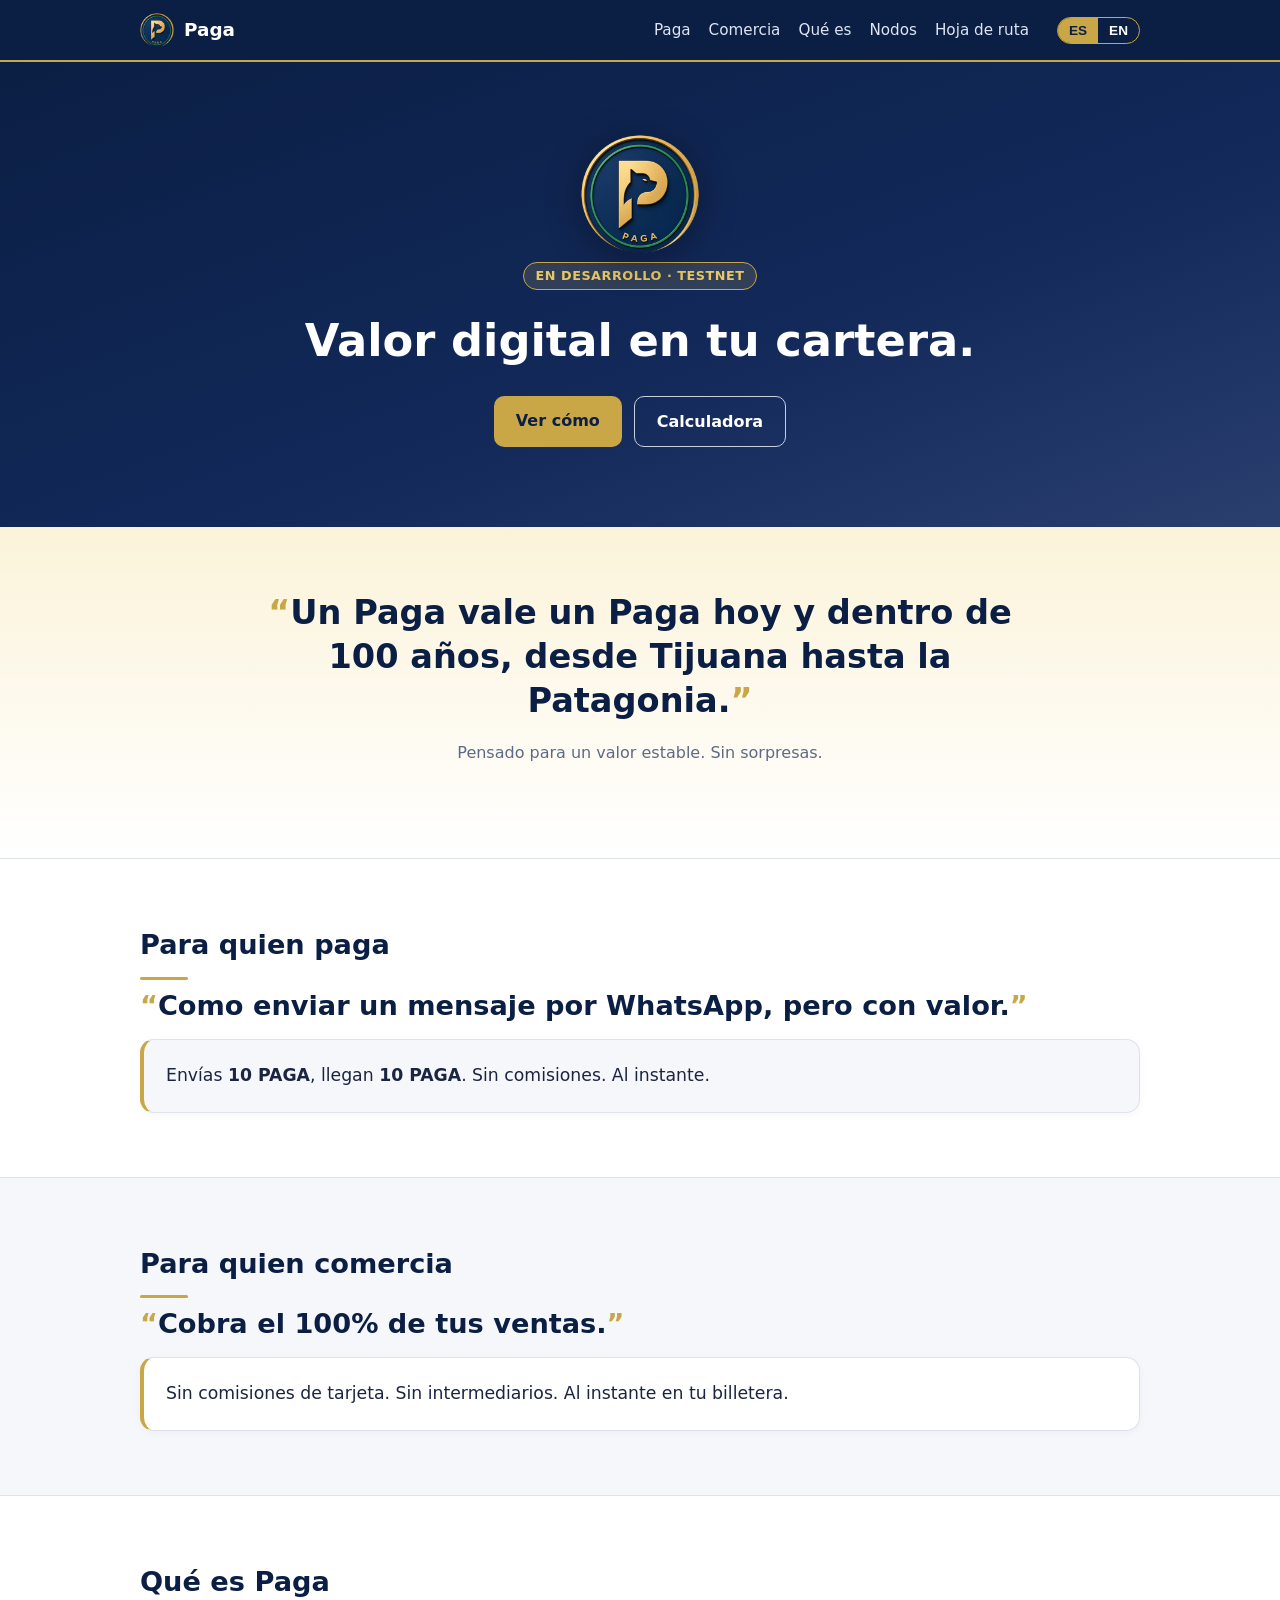
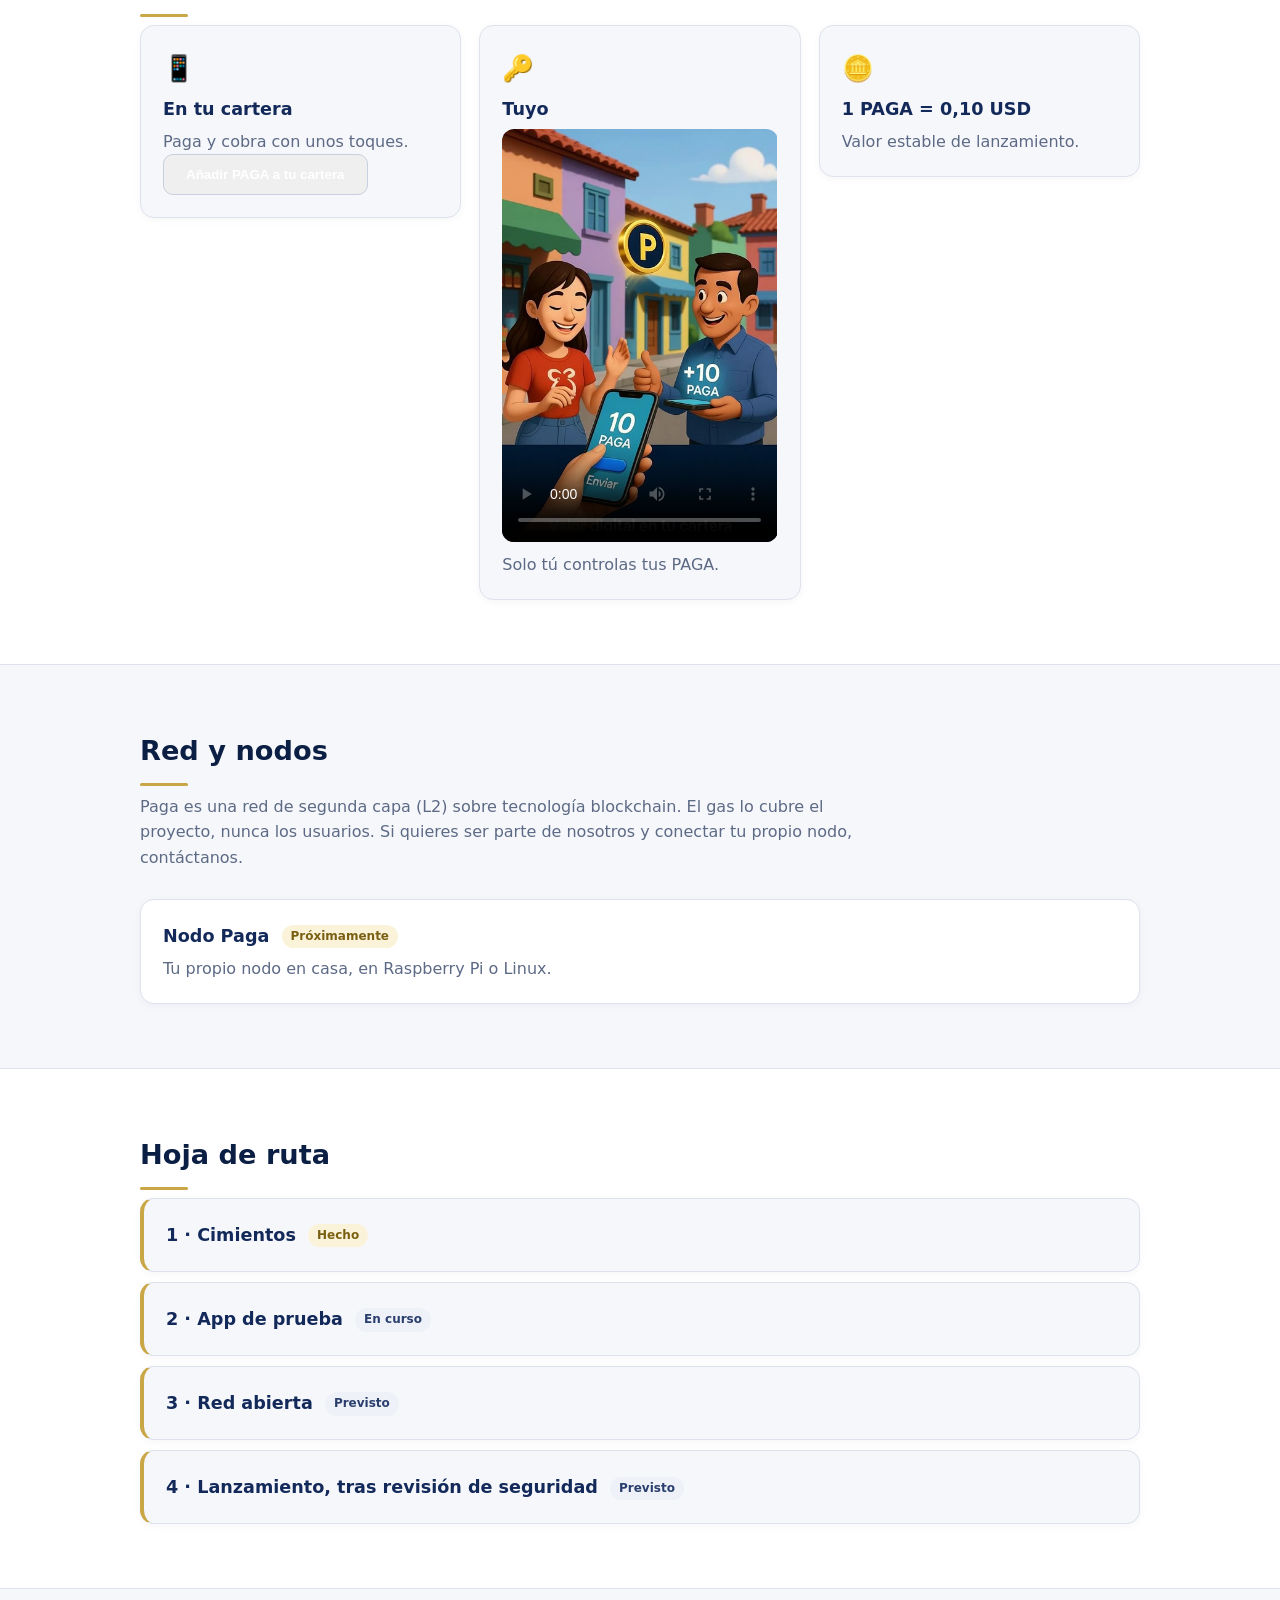
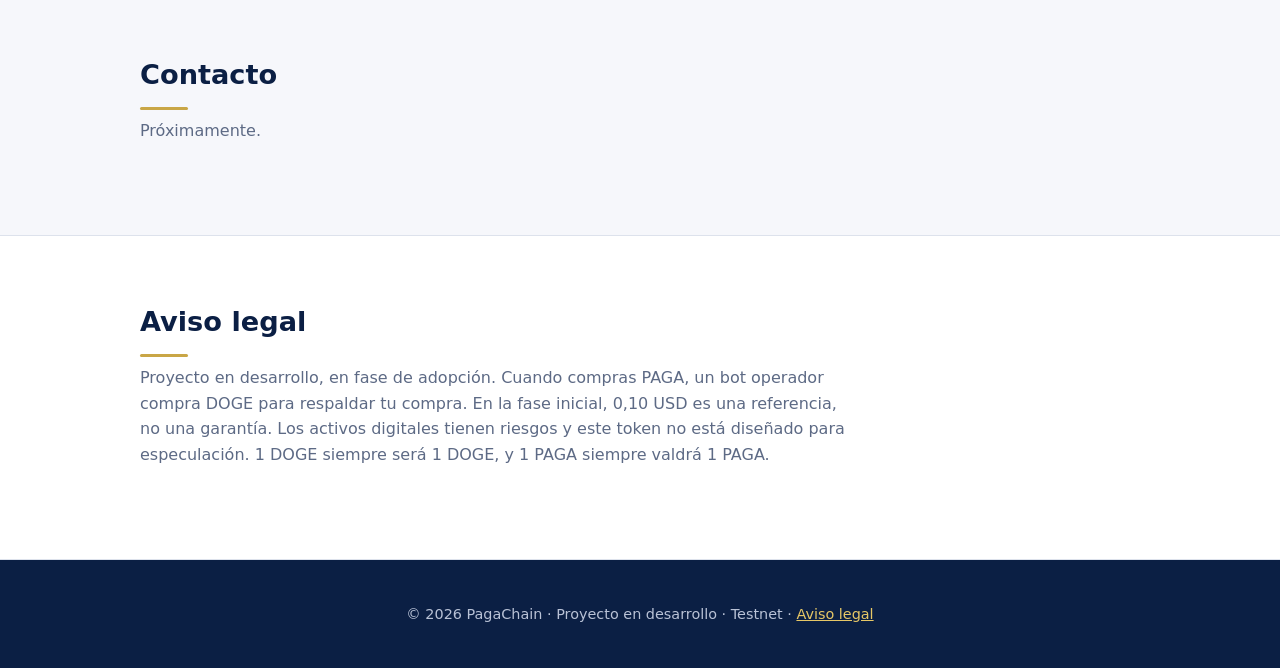
<file: index.html>
<!doctype html>
<html lang="es">
<head>
<meta charset="utf-8">
<meta name="viewport" content="width=device-width,initial-scale=1">
<title data-en="Paga — Digital value in your wallet">Paga — Valor digital en tu cartera</title>
<meta name="description" content="Paga — Valor digital en tu cartera. Proyecto en desarrollo (testnet).">
<meta property="og:title" content="Paga — Valor digital en tu cartera">
<meta property="og:description" content="Paga — Valor digital en tu cartera. Proyecto en desarrollo (testnet).">
<meta name="twitter:card" content="summary">
<meta name="twitter:title" content="Paga — Valor digital en tu cartera">
<meta name="twitter:description" content="Paga — Valor digital en tu cartera. Proyecto en desarrollo (testnet).">
<meta name="twitter:image" content="https://pagachain.com/assets/paga-logo.png">
<meta property="og:image" content="https://pagachain.com/assets/paga-logo.png">
<meta property="og:url" content="https://pagachain.com/">
<meta name="theme-color" content="#0B1F44">
<link rel="icon" type="image/png" href="assets/paga-logo.png">
<link rel="apple-touch-icon" href="assets/apple-touch-icon.png">
<link rel="stylesheet" href="assets/style.css">
<script src="assets/i18n.js" defer></script>
</head>
<body>
<header>
  <div class="wrap">
    <a class="brand" href="#inicio"><img src="assets/paga-logo.png" alt="" width="34" height="34">Paga</a>
    <nav aria-label="Menú">
      <a href="#para-quien-paga" data-en="Pay">Paga</a>
      <a href="#para-quien-comercia" data-en="Sell">Comercia</a>
      <a href="#que-es" data-en="What is it">Qué es</a>
      <a href="#red" data-en="Nodes">Nodos</a>
      <a href="#hoja-de-ruta" data-en="Roadmap">Hoja de ruta</a>
    </nav>
    <div class="lang" role="group" aria-label="Idioma / Language">
      <button type="button" data-l="es" class="on">ES</button>
      <button type="button" data-l="en">EN</button>
    </div>
  </div>
</header>

<main>
<div class="hero" id="inicio">
  <div class="wrap">
    <img src="assets/paga-logo.png" alt="Logo PAGA" width="120" height="120">
    <div><span class="badge" data-en="IN DEVELOPMENT · TESTNET">EN DESARROLLO · TESTNET</span></div>
    <h1 data-en="Digital value in your wallet.">Valor digital en tu cartera.</h1>
    <div class="btns">
      <a class="btn gold" href="#para-quien-paga" data-en="See how">Ver cómo</a>
      <a class="btn ghost" href="https://yvybitec-bigbot.github.io/paga-calculadora/" target="_blank" rel="noopener" data-en="Calculator">Calculadora</a>
    </div>
  </div>
</div>

<section id="valor" class="valor">
  <div class="wrap">
    <p class="quote" data-en="One Paga is worth one Paga today and in 100 years, from Tijuana to Patagonia.">Un Paga vale un Paga hoy y dentro de 100 años, desde Tijuana hasta la Patagonia.</p>
    <p class="lead center" data-en="Designed for a stable value. No surprises.">Pensado para un valor estable. Sin sorpresas.</p>
  </div>
</section>

<section id="para-quien-paga">
  <div class="wrap">
    <h2 data-en="For those who pay">Para quien paga</h2>
    <p class="quote left" data-en="Like sending a WhatsApp message, but with value.">Como enviar un mensaje por WhatsApp, pero con valor.</p>
    <div class="card highlight"><p data-en="You send <b>10 PAGA</b>, <b>10 PAGA</b> arrive. No fees. Instant.">Envías <b>10 PAGA</b>, llegan <b>10 PAGA</b>. Sin comisiones. Al instante.</p></div>
  </div>
</section>

<section id="para-quien-comercia">
  <div class="wrap">
    <h2 data-en="For those who sell">Para quien comercia</h2>
    <p class="quote left" data-en="Get 100% of your sales.">Cobra el 100% de tus ventas.</p>
    <div class="card highlight"><p data-en="No card fees. No intermediaries. Instantly in your wallet.">Sin comisiones de tarjeta. Sin intermediarios. Al instante en tu billetera.</p></div>
  </div>
</section>

<section id="que-es">
  <div class="wrap">
    <h2 data-en="What is Paga">Qué es Paga</h2>
    <div class="grid">
      <div class="card"><div class="icon">📱</div><h3 data-en="In your wallet">En tu cartera</h3><p data-en="Pay and get paid in a few taps.">Paga y cobra con unos toques.</p><p><button type="button" class="btn ghost" id="add-wallet" data-en="Add PAGA to your wallet">Añadir PAGA a tu cartera</button></p></div>
      <div class="card"><div class="icon">🔑</div><h3 data-en="Yours">Tuyo</h3><video class="card-video" controls playsinline preload="metadata" poster="assets/paga-envio.jpg" width="448" height="672" aria-label="Video: envío de 10 PAGA / Video: sending 10 PAGA"><source src="assets/paga-envio.mp4" type="video/mp4"></video><p data-en="Only you control your PAGA.">Solo tú controlas tus PAGA.</p></div>
      <div class="card"><div class="icon">🪙</div><h3 data-en="1 PAGA = 0.10 USD">1 PAGA = 0,10 USD</h3><p data-en="Stable launch value.">Valor estable de lanzamiento.</p></div>
    </div>
  </div>
</section>

<section id="red">
  <div class="wrap">
    <h2 data-en="Network and nodes">Red y nodos</h2>
    <p class="lead" data-en="Paga is a layer-2 (L2) network built on blockchain technology. Gas is covered by the project, never by users. If you'd like to be part of us and connect your own node, get in touch.">Paga es una red de segunda capa (L2) sobre tecnología blockchain. El gas lo cubre el proyecto, nunca los usuarios. Si quieres ser parte de nosotros y conectar tu propio nodo, contáctanos.</p>
    <div class="card"><h3><span data-en="Paga Node">Nodo Paga</span> <span class="tag gold" data-en="Coming soon">Próximamente</span></h3><p data-en="Run a node at home, on a Raspberry Pi or Linux.">Tu propio nodo en casa, en Raspberry Pi o Linux.</p></div>
  </div>
</section>

<section id="hoja-de-ruta">
  <div class="wrap">
    <h2 data-en="Roadmap">Hoja de ruta</h2>
    <div class="road">
      <div class="card"><h3><span data-en="1 · Foundations">1 · Cimientos</span> <span class="tag gold" data-en="Done">Hecho</span></h3></div>
      <div class="card"><h3><span data-en="2 · Test app">2 · App de prueba</span> <span class="tag" data-en="In progress">En curso</span></h3></div>
      <div class="card"><h3><span data-en="3 · Open network">3 · Red abierta</span> <span class="tag" data-en="Planned">Previsto</span></h3></div>
      <div class="card"><h3><span data-en="4 · Launch, after a security review">4 · Lanzamiento, tras revisión de seguridad</span> <span class="tag" data-en="Planned">Previsto</span></h3></div>
    </div>
  </div>
</section>

<section id="contacto">
  <div class="wrap">
    <h2 data-en="Contact">Contacto</h2>
    <p class="lead" data-en="Coming soon.">Próximamente.</p>
  </div>
</section>

<section id="aviso-legal" class="legal">
  <div class="wrap">
    <h2 data-en="Legal notice">Aviso legal</h2>
    <p class="lead" data-en="Project in development, in the adoption phase. When you buy PAGA, an operator bot buys DOGE to back your purchase. In the initial phase, 0.10 USD is a reference, not a guarantee. Digital assets carry risks and this token is not designed for speculation. 1 DOGE will always be 1 DOGE, and 1 PAGA will always be worth 1 PAGA.">Proyecto en desarrollo, en fase de adopción. Cuando compras PAGA, un bot operador compra DOGE para respaldar tu compra. En la fase inicial, 0,10 USD es una referencia, no una garantía. Los activos digitales tienen riesgos y este token no está diseñado para especulación. 1 DOGE siempre será 1 DOGE, y 1 PAGA siempre valdrá 1 PAGA.</p>
  </div>
</section>
</main>

<footer>
  <div class="wrap">
    <p>© 2026 PagaChain · <span data-en="Project in development · Testnet">Proyecto en desarrollo · Testnet</span> · <a href="#aviso-legal" data-en="Legal notice">Aviso legal</a></p>
  </div>
</footer>

<script>
// Botón "Añadir PAGA a tu cartera": configura la red y el token en MetaMask y compatibles.
// Datos de la red Paga (L2 propia). Rellenar RPC y dirección del token cuando estén desplegados.
const PAGA_RED = {
  chainId: '0x11ab1', // 72369
  chainName: 'Paga',
  nativeCurrency: { name: 'PAGA', symbol: 'PAGA', decimals: 18 },
  rpcUrls: [''], // TODO: RPC público de la red Paga
  blockExplorerUrls: []
};
const PAGA_TOKEN = ''; // TODO: dirección del contrato del token PAGA
const esIngles = () => document.documentElement.lang === 'en';
const msg = (es, en) => alert(esIngles() ? en : es);
async function anadirPaga() {
  if (!window.ethereum) {
    if (/Android|iPhone|iPad|iPod/i.test(navigator.userAgent)) {
      // En el móvil: abre la web dentro de MetaMask, que repite el paso solo
      location.href = 'https://metamask.app.link/dapp/' + location.host + location.pathname + '?cartera=1';
    } else {
      msg('Instala MetaMask u otra cartera compatible en tu navegador y vuelve a pulsar el botón.', 'Install MetaMask or a compatible wallet in your browser and tap the button again.');
      window.open('https://metamask.io/download/', '_blank');
    }
    return;
  }
  if (!PAGA_RED.rpcUrls[0]) {
    msg('La red Paga se abre muy pronto. Vuelve en unos días.', 'The Paga network opens very soon. Come back in a few days.');
    return;
  }
  try {
    await window.ethereum.request({ method: 'wallet_addEthereumChain', params: [PAGA_RED] });
    if (PAGA_TOKEN) {
      await window.ethereum.request({ method: 'wallet_watchAsset', params: { type: 'ERC20', options: { address: PAGA_TOKEN, symbol: 'PAGA', decimals: 18 } } });
    }
    msg('¡Listo! Paga ya está en tu cartera.', 'Done! Paga is now in your wallet.');
  } catch (e) { console.log(e); }
}
document.getElementById('add-wallet').addEventListener('click', anadirPaga);
if (new URLSearchParams(location.search).get('cartera') === '1' && window.ethereum) {
  window.addEventListener('load', () => setTimeout(anadirPaga, 600));
}
</script>
</body>
</html>
</file>
<file: assets/style.css>
:root{--navy:#0B1F44;--navy2:#12295A;--navy3:#2A3F6E;--gold:#C9A646;--gold2:#E7C766;--text:#1b2540;--muted:#5d6a85;--bg:#f6f7fb;--line:#dde2ec}
*{box-sizing:border-box}
html{scroll-behavior:smooth}
body{margin:0;font-family:-apple-system,system-ui,"Segoe UI",Roboto,sans-serif;color:var(--text);background:var(--bg);line-height:1.6}
a{color:var(--navy2)}
.wrap{max-width:1040px;margin:0 auto;padding:0 20px}
header{position:sticky;top:0;z-index:10;background:var(--navy);color:#fff;border-bottom:2px solid var(--gold)}
header .wrap{display:flex;align-items:center;gap:16px;height:60px}
.brand{display:flex;align-items:center;gap:10px;color:#fff;text-decoration:none;font-weight:700;font-size:1.15rem}
.brand img{width:34px;height:34px}
nav{margin-left:auto;display:flex;gap:18px;flex-wrap:wrap}
nav a{color:#dfe5f2;text-decoration:none;font-size:.95rem}
nav a:hover{color:var(--gold2)}
.lang{margin-left:12px;display:flex;border:1px solid var(--gold);border-radius:999px;overflow:hidden}
.lang button{background:none;border:0;color:#fff;padding:5px 11px;cursor:pointer;font-weight:600;font-size:.85rem}
.lang button.on{background:var(--gold);color:var(--navy)}
@media(max-width:820px){nav{display:none}.lang{margin-left:auto}}
.hero{background:linear-gradient(160deg,var(--navy) 0%,var(--navy2) 60%,var(--navy3) 100%);color:#fff;padding:72px 0 80px;text-align:center}
.hero img{width:120px;height:120px;filter:drop-shadow(0 6px 18px rgba(0,0,0,.35))}
.hero h1{font-size:clamp(1.8rem,4.5vw,2.8rem);margin:18px 0 28px;line-height:1.2}
.hero h1 span{color:var(--gold2)}
.hero p{max-width:640px;margin:0 auto 28px;color:#d4dbea;font-size:1.08rem}
.badge{display:inline-block;background:rgba(231,199,102,.15);color:var(--gold2);border:1px solid var(--gold);border-radius:999px;padding:3px 12px;font-size:.8rem;font-weight:600;letter-spacing:.04em;margin-bottom:6px}
.btns{display:flex;gap:12px;justify-content:center;flex-wrap:wrap}
.btn{display:inline-block;padding:12px 22px;border-radius:10px;text-decoration:none;font-weight:700}
.btn.gold{background:var(--gold);color:var(--navy)}
.btn.gold:hover{background:var(--gold2)}
.btn.ghost{border:1px solid #c8cfdd;color:#fff}
.btn.ghost:hover{border-color:var(--gold2);color:var(--gold2)}
section{padding:64px 0;border-bottom:1px solid var(--line)}
section:nth-of-type(even){background:#fff}
h2{color:var(--navy);font-size:1.7rem;margin:0 0 8px}
h2::after{content:"";display:block;width:48px;height:3px;background:var(--gold);margin-top:10px;border-radius:2px}
.lead{color:var(--muted);max-width:720px;margin:0 0 28px}
.grid{display:grid;grid-template-columns:repeat(auto-fit,minmax(230px,1fr));gap:18px}
.card{background:#fff;border:1px solid var(--line);border-radius:14px;padding:22px;box-shadow:0 2px 8px rgba(11,31,68,.04)}
section:nth-of-type(even) .card{background:var(--bg)}
.card h3{margin:0 0 6px;color:var(--navy2);font-size:1.1rem}
.card p{margin:0;color:var(--muted)}
.icon{font-size:1.6rem;margin-bottom:6px}
.steps{counter-reset:s;list-style:none;padding:0;margin:0;display:grid;gap:14px}
.steps li{counter-increment:s;position:relative;padding:16px 18px 16px 62px;background:#fff;border:1px solid var(--line);border-radius:12px}
.steps li::before{content:counter(s);position:absolute;left:16px;top:14px;width:32px;height:32px;border-radius:50%;background:var(--navy);color:var(--gold2);display:grid;place-items:center;font-weight:700}
.road{display:grid;gap:10px}
.road .card{border-left:4px solid var(--gold)}
.tag{display:inline-block;font-size:.75rem;font-weight:700;padding:2px 9px;border-radius:999px;background:#eef1f7;color:var(--navy3);margin-left:6px;vertical-align:middle}
.tag.gold{background:#fbf3d9;color:#7a5f12}
.legal{background:#fff}
.legal ul{color:var(--muted);padding-left:20px}
footer{background:var(--navy);color:#b9c2d6;padding:28px 0;font-size:.9rem;text-align:center}
footer a{color:var(--gold2)}
[data-en]{}
.hero p.slogan{color:var(--gold2);font-size:clamp(1.3rem,3.2vw,1.9rem);font-weight:700;margin:0 auto 30px}
section.valor{background:linear-gradient(180deg,#fbf3d9 0%,#fff 100%)}
.quote{font-size:clamp(1.4rem,3.6vw,2.1rem);font-weight:800;color:var(--navy);text-align:center;max-width:820px;margin:0 auto 18px;line-height:1.3}
.quote::before{content:"“";color:var(--gold)}.quote::after{content:"”";color:var(--gold)}
.lead.center{text-align:center;margin-left:auto;margin-right:auto}
.quote.left{text-align:left;margin:6px 0 16px;max-width:none;font-size:clamp(1.25rem,3vw,1.7rem)}
.card.highlight{border-left:4px solid var(--gold);font-size:1.08rem}
.card.highlight p{color:var(--text)}
.road .card h3{margin:0}
.card-video{display:block;width:100%;height:auto;aspect-ratio:2/3;object-fit:cover;border-radius:12px;margin:6px 0 10px;background:var(--navy)}
#que-es .grid{align-items:start}
</file>
